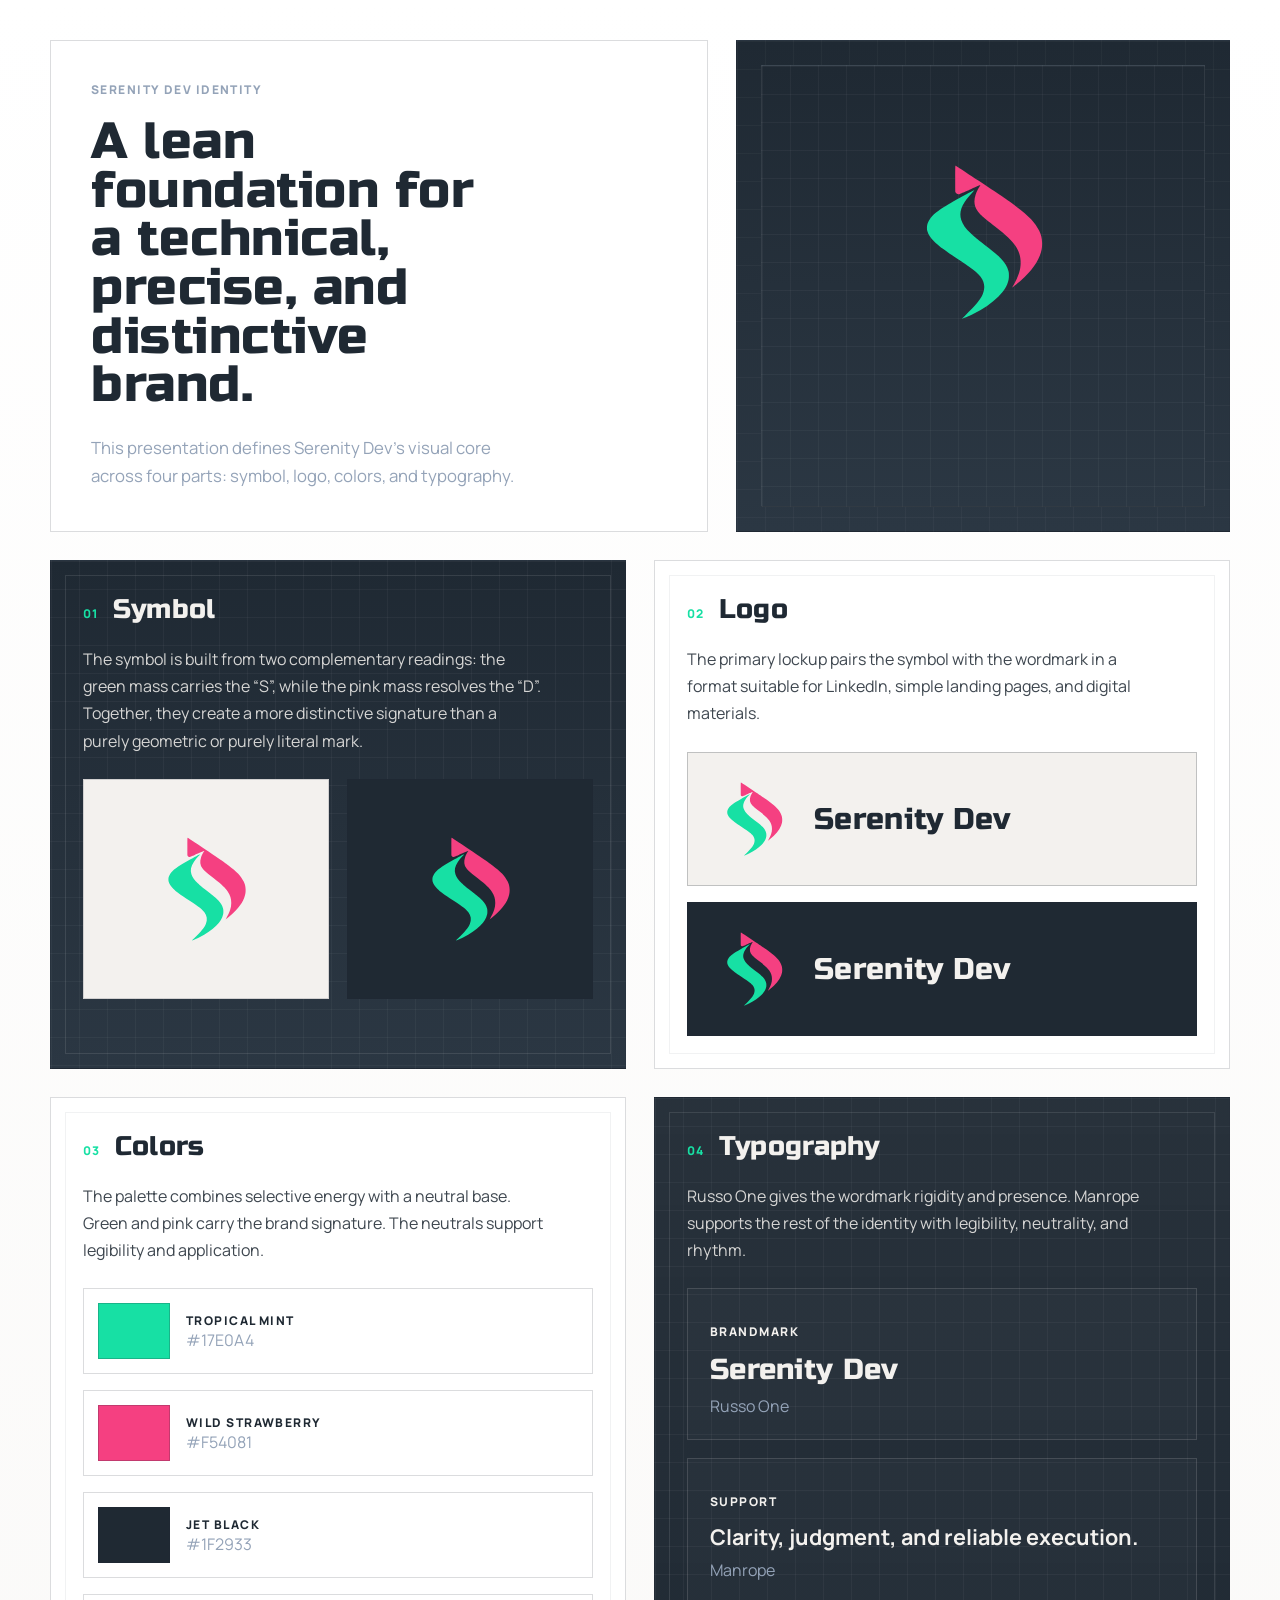
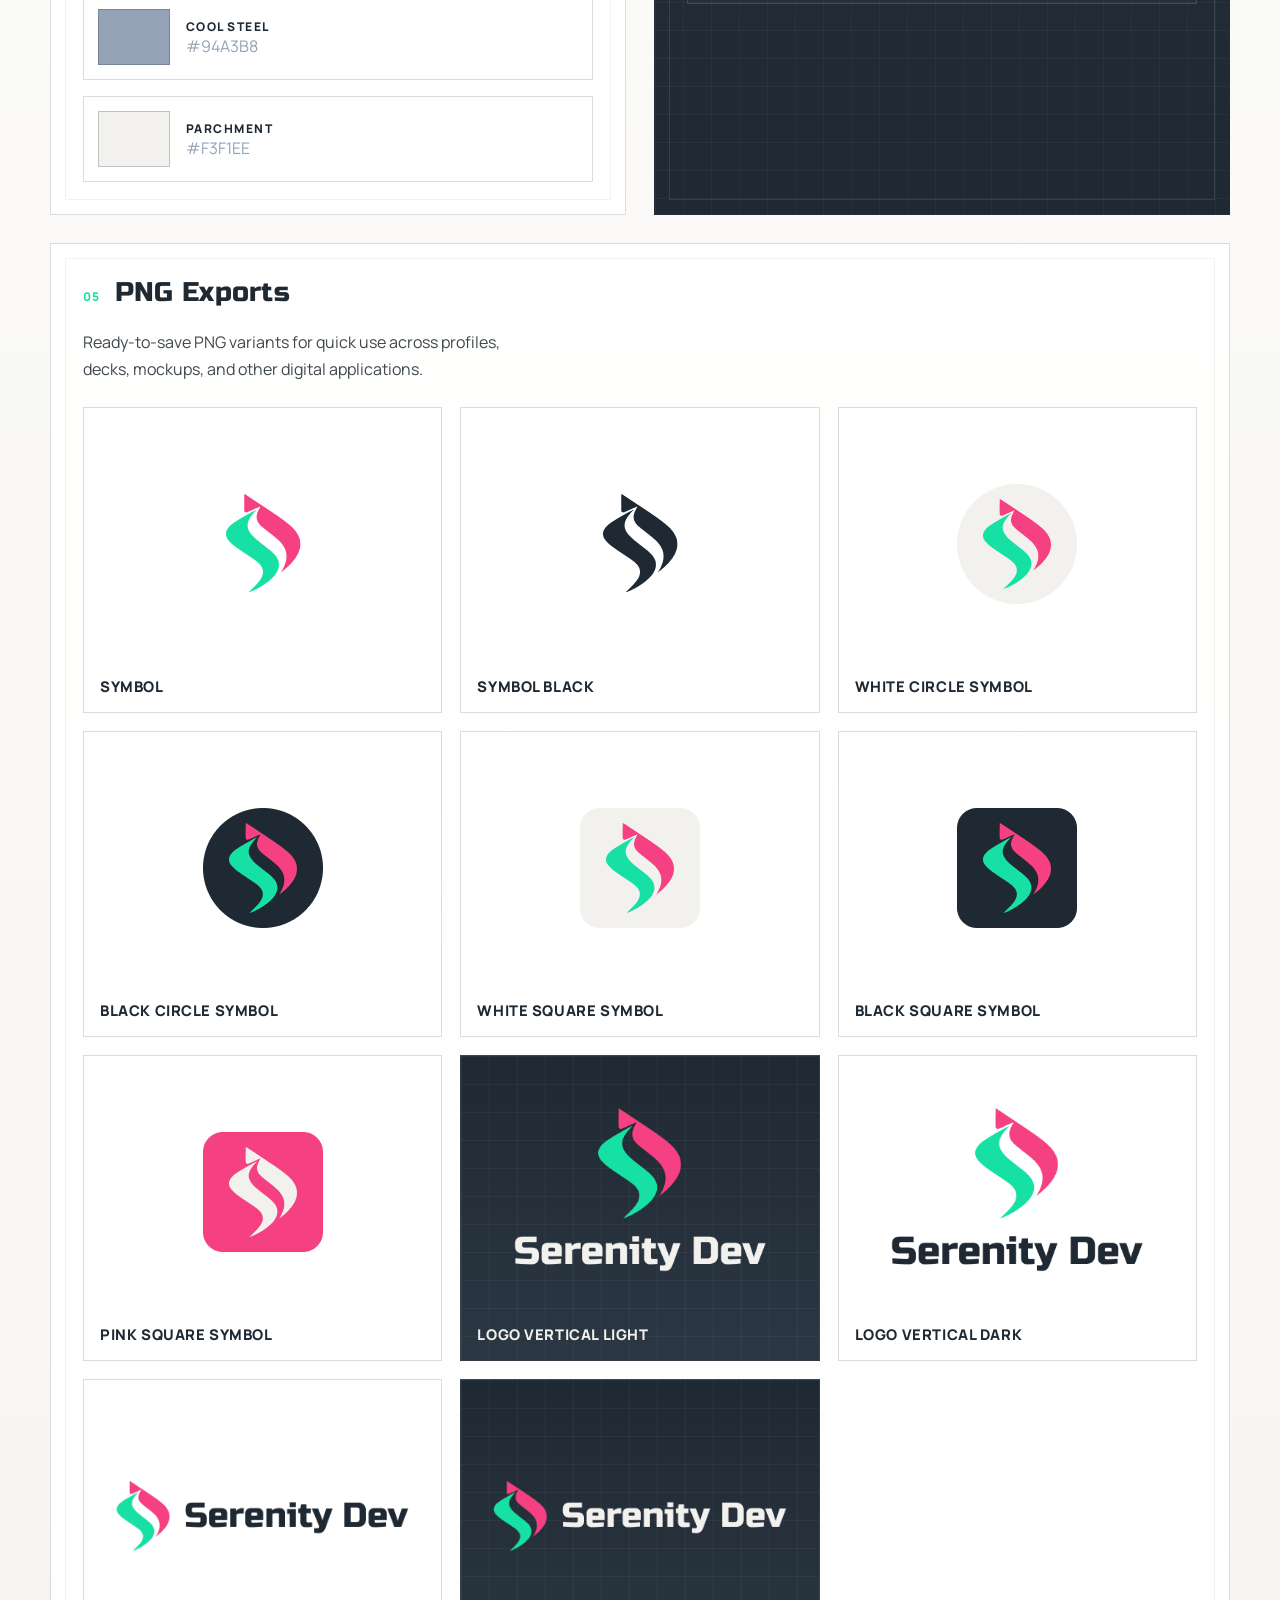
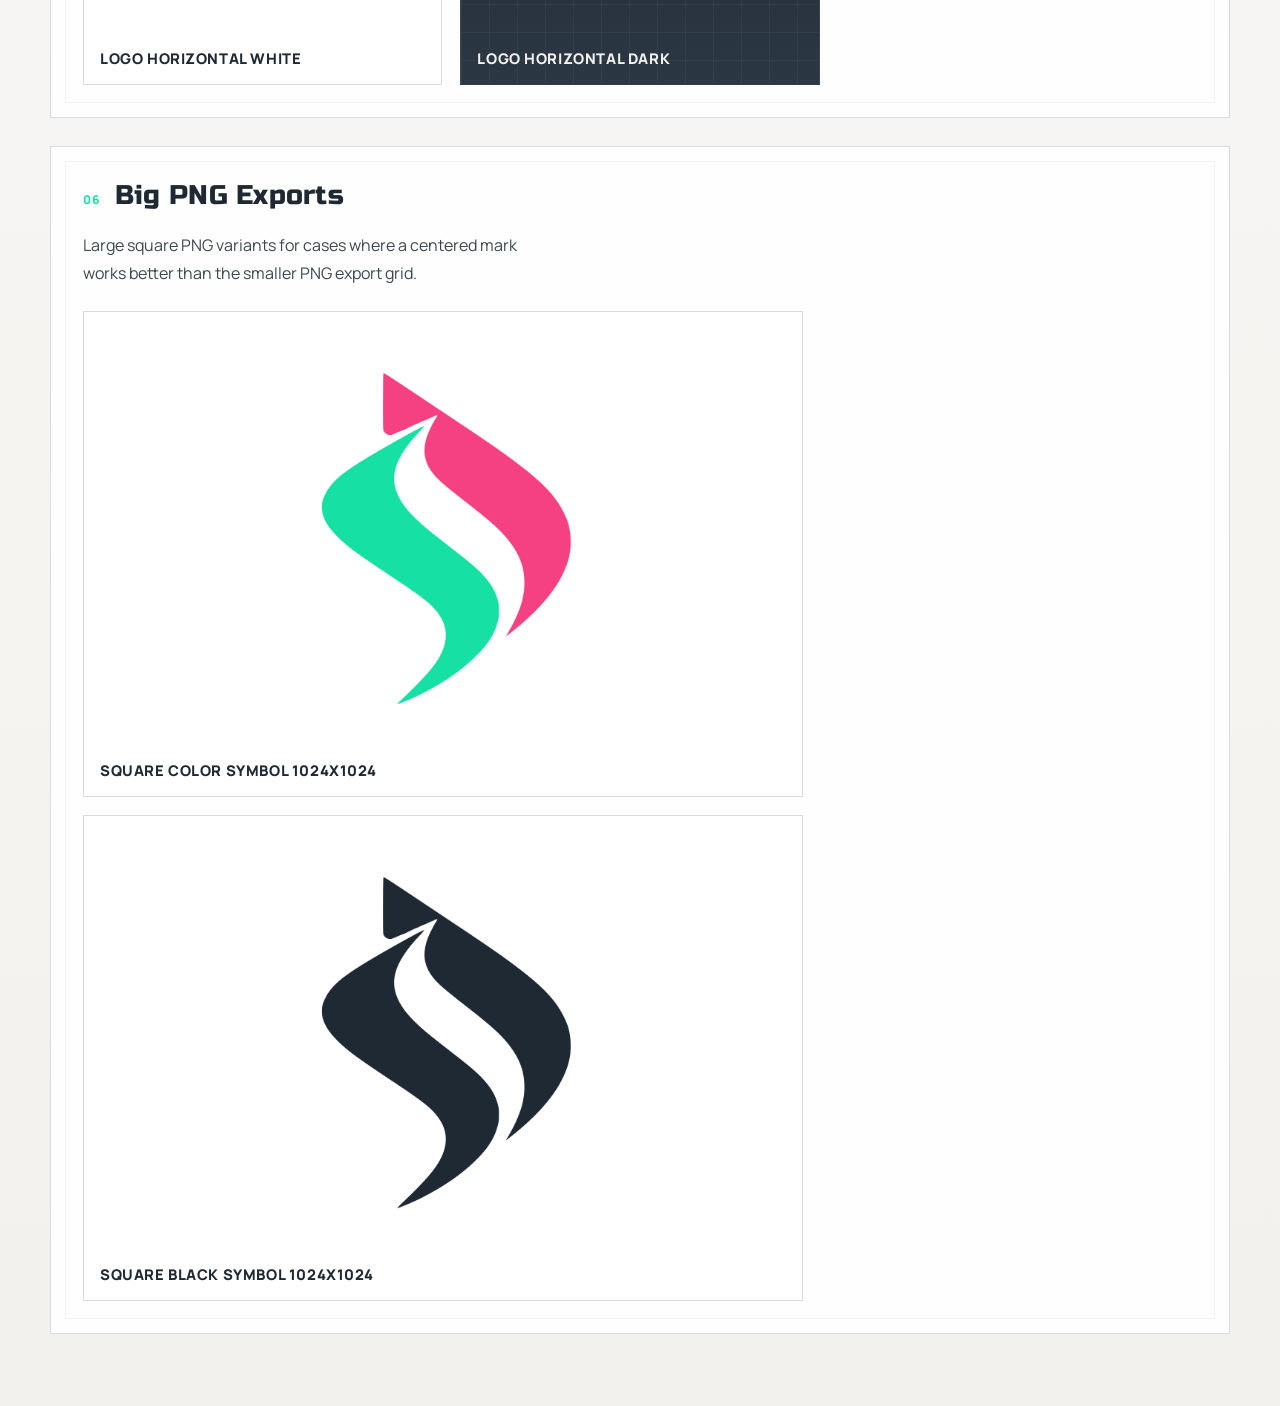
<file: index.html>
<!doctype html>
<html lang="en">
  <head>
    <meta charset="UTF-8" />
    <meta name="viewport" content="width=device-width, initial-scale=1.0" />
    <title>Serenity Dev Identity</title>
    <meta
      name="description"
      content="Brand identity foundation for Serenity Dev: symbol, logo, colors, and typography."
    />
    <link rel="preconnect" href="https://fonts.googleapis.com" />
    <link rel="preconnect" href="https://fonts.gstatic.com" crossorigin />
    <link
      href="https://fonts.googleapis.com/css2?family=Manrope:wght@400;500;600;700;800&family=Russo+One&display=swap"
      rel="stylesheet"
    />
    <link rel="stylesheet" href="./styles.css" />
  </head>
  <body>
    <main class="page">
      <section class="hero">
        <div class="hero__copy">
          <p class="eyebrow">Serenity Dev Identity</p>
          <h1>A lean foundation for a technical, precise, and distinctive brand.</h1>
          <p class="lead">
            This presentation defines Serenity Dev's visual core across four
            parts: symbol, logo, colors, and typography.
          </p>
        </div>
        <div class="hero__brand">
          <div class="brand-tile">
            <img
              src="./assets/serenity-dev-symbol.svg"
              alt="Serenity Dev symbol"
              class="brand-tile__symbol"
            />
            <div class="brand-tile__lockup">
              <span class="brandmark brandmark--animated" aria-label="Serenity Dev">
                <svg viewBox="0 0 760 120" aria-hidden="true" focusable="false">
                  <text x="50%" y="50%" dy=".35em" text-anchor="middle">Serenity Dev</text>
                </svg>
              </span>
            </div>
          </div>
        </div>
      </section>

      <section class="grid">
        <article class="panel panel--dark">
          <div class="panel__header">
            <p class="panel__index">01</p>
            <h2>Symbol</h2>
          </div>
          <p class="panel__text">
            The symbol is built from two complementary readings: the green mass
            carries the “S”, while the pink mass resolves the “D”. Together,
            they create a more distinctive signature than a purely geometric or
            purely literal mark.
          </p>
          <div class="symbol-showcase">
            <div class="symbol-card symbol-card--light">
              <img src="./assets/serenity-dev-symbol.svg" alt="" />
            </div>
            <div class="symbol-card symbol-card--dark">
              <img src="./assets/serenity-dev-symbol.svg" alt="" />
            </div>
          </div>
        </article>

        <article class="panel panel--light">
          <div class="panel__header">
            <p class="panel__index">02</p>
            <h2>Logo</h2>
          </div>
          <p class="panel__text">
            The primary lockup pairs the symbol with the wordmark in a format
            suitable for LinkedIn, simple landing pages, and digital materials.
          </p>
          <div class="logo-lockup">
            <img src="./assets/serenity-dev-symbol.svg" alt="" />
            <span class="brandmark">Serenity Dev</span>
          </div>
          <div class="logo-lockup logo-lockup--dark">
            <img src="./assets/serenity-dev-symbol.svg" alt="" />
            <span class="brandmark">Serenity Dev</span>
          </div>
        </article>

        <article class="panel panel--light">
          <div class="panel__header">
            <p class="panel__index">03</p>
            <h2>Colors</h2>
          </div>
          <p class="panel__text">
            The palette combines selective energy with a neutral base. Green and
            pink carry the brand signature. The neutrals support legibility and
            application.
          </p>
          <div class="swatches">
            <div class="swatch">
              <div class="swatch__chip" style="background:#17E0A4;"></div>
              <div>
                <p class="swatch__name">Tropical Mint</p>
                <p class="swatch__value">#17E0A4</p>
              </div>
            </div>
            <div class="swatch">
              <div class="swatch__chip" style="background:#F54081;"></div>
              <div>
                <p class="swatch__name">Wild Strawberry</p>
                <p class="swatch__value">#F54081</p>
              </div>
            </div>
            <div class="swatch">
              <div class="swatch__chip" style="background:#1F2933;"></div>
              <div>
                <p class="swatch__name">Jet Black</p>
                <p class="swatch__value">#1F2933</p>
              </div>
            </div>
            <div class="swatch">
              <div class="swatch__chip" style="background:#94A3B8;"></div>
              <div>
                <p class="swatch__name">Cool Steel</p>
                <p class="swatch__value">#94A3B8</p>
              </div>
            </div>
            <div class="swatch">
              <div class="swatch__chip" style="background:#F3F1EE;"></div>
              <div>
                <p class="swatch__name">Parchment</p>
                <p class="swatch__value">#F3F1EE</p>
              </div>
            </div>
          </div>
        </article>

        <article class="panel panel--accent">
          <div class="panel__header">
            <p class="panel__index">04</p>
            <h2>Typography</h2>
          </div>
          <p class="panel__text">
            Russo One gives the wordmark rigidity and presence. Manrope supports
            the rest of the identity with legibility, neutrality, and rhythm.
          </p>
          <div class="type-specimen">
            <div class="type-block">
              <p class="type-block__label">Brandmark</p>
              <p class="type-block__sample brandmark">Serenity Dev</p>
              <p class="type-block__meta">Russo One</p>
            </div>
            <div class="type-block">
              <p class="type-block__label">Support</p>
              <p class="type-block__sample support-type">
                Clarity, judgment, and reliable execution.
              </p>
              <p class="type-block__meta">Manrope</p>
            </div>
          </div>
        </article>
      </section>

      <section class="exports panel panel--light">
        <div class="panel__header">
          <p class="panel__index">05</p>
          <h2>PNG Exports</h2>
        </div>
        <p class="panel__text">
          Ready-to-save PNG variants for quick use across profiles, decks,
          mockups, and other digital applications.
        </p>
        <div class="exports-grid">
          <a class="export-card" href="./assets/png/symbol.png" download>
            <img src="./assets/png/symbol.png" alt="Symbol PNG" />
            <span class="export-card__label">Symbol</span>
          </a>
          <a class="export-card" href="./assets/png/symbol-black.png" download>
            <img src="./assets/png/symbol-black.png" alt="Symbol Black PNG" />
            <span class="export-card__label">Symbol Black</span>
          </a>
          <a class="export-card" href="./assets/png/symbol-white-circle.png" download>
            <img src="./assets/png/symbol-white-circle.png" alt="White Circle Symbol PNG" />
            <span class="export-card__label">White Circle Symbol</span>
          </a>
          <a class="export-card" href="./assets/png/symbol-black-circle.png" download>
            <img src="./assets/png/symbol-black-circle.png" alt="Black Circle Symbol PNG" />
            <span class="export-card__label">Black Circle Symbol</span>
          </a>
          <a class="export-card" href="./assets/png/symbol-white-square.png" download>
            <img src="./assets/png/symbol-white-square.png" alt="White Square Symbol PNG" />
            <span class="export-card__label">White Square Symbol</span>
          </a>
          <a class="export-card" href="./assets/png/symbol-black-square.png" download>
            <img src="./assets/png/symbol-black-square.png" alt="Black Square Symbol PNG" />
            <span class="export-card__label">Black Square Symbol</span>
          </a>
          <a class="export-card" href="./assets/png/symbol-pink-square.png" download>
            <img src="./assets/png/symbol-pink-square.png" alt="Pink Square Symbol PNG" />
            <span class="export-card__label">Pink Square Symbol</span>
          </a>
          <a class="export-card export-card--dark-grid" href="./assets/png/logo-vertical-light.png" download>
            <img src="./assets/png/logo-vertical-light.png" alt="Logo Vertical Light PNG" />
            <span class="export-card__label">Logo Vertical Light</span>
          </a>
          <a class="export-card" href="./assets/png/logo-vertical-dark.png" download>
            <img src="./assets/png/logo-vertical-dark.png" alt="Logo Vertical Dark PNG" />
            <span class="export-card__label">Logo Vertical Dark</span>
          </a>
          <a class="export-card" href="./assets/png/logo-horizontal-white.png" download>
            <img src="./assets/png/logo-horizontal-white.png" alt="Logo Horizontal White PNG" />
            <span class="export-card__label">Logo Horizontal White</span>
          </a>
          <a class="export-card export-card--dark-grid" href="./assets/png/logo-horizontal-dark.png" download>
            <img src="./assets/png/logo-horizontal-dark.png" alt="Logo Horizontal Dark PNG" />
            <span class="export-card__label">Logo Horizontal Dark</span>
          </a>
        </div>
      </section>

      <section class="exports panel panel--light">
        <div class="panel__header">
          <p class="panel__index">06</p>
          <h2>Big PNG Exports</h2>
        </div>
        <p class="panel__text">
          Large square PNG variants for cases where a centered mark works
          better than the smaller PNG export grid.
        </p>
        <div class="exports-grid exports-grid--large">
          <a class="export-card export-card--large" href="./assets/png/symbol-square-color.png" download>
            <img src="./assets/png/symbol-square-color.png" alt="Square Color Symbol PNG" />
            <span class="export-card__label">Square Color Symbol 1024x1024</span>
          </a>
          <a class="export-card export-card--large" href="./assets/png/symbol-square-black.png" download>
            <img src="./assets/png/symbol-square-black.png" alt="Square Black Symbol PNG" />
            <span class="export-card__label">Square Black Symbol 1024x1024</span>
          </a>
        </div>
      </section>
    </main>
  </body>
</html>
</file>
<file: styles.css>
:root {
  --green: #17e0a4;
  --pink: #f54081;
  --ink: #1f2933;
  --slate: #94a3b8;
  --snow: #f3f1ee;
  --shadow: none;
  --radius-xl: 0;
  --radius-lg: 0;
}

* {
  box-sizing: border-box;
}

body {
  margin: 0;
  background: linear-gradient(180deg, #ffffff 0%, var(--snow) 100%);
  color: var(--ink);
  font-family: "Manrope", "Segoe UI", sans-serif;
}

img {
  display: block;
  max-width: 100%;
}

.page {
  width: min(1180px, calc(100vw - 48px));
  margin: 0 auto;
  padding: 40px 0 72px;
}

.hero {
  display: grid;
  grid-template-columns: 1.2fr 0.9fr;
  gap: 28px;
  align-items: stretch;
  margin-bottom: 28px;
}

.hero__copy,
.hero__brand,
.panel {
  border: 1px solid rgba(31, 41, 51, 0.16);
  border-radius: var(--radius-xl);
  box-shadow: var(--shadow);
}

.hero__copy {
  padding: 40px;
  background: rgba(255, 255, 255, 0.94);
}

.hero__brand {
  padding: 24px;
  background:
    linear-gradient(90deg, rgba(255, 255, 255, 0.03) 1px, transparent 1px),
    linear-gradient(rgba(255, 255, 255, 0.03) 1px, transparent 1px),
    linear-gradient(180deg, var(--ink) 0%, #2b3743 100%);
  background-size: 28px 28px, 28px 28px, auto;
}

.eyebrow,
.panel__index,
.type-block__label,
.swatch__name {
  text-transform: uppercase;
  letter-spacing: 0.12em;
  font-size: 0.75rem;
  font-weight: 800;
}

.eyebrow {
  color: var(--slate);
  margin: 0 0 20px;
}

h1,
h2,
.brandmark {
  font-family: "Russo One", "Arial Black", sans-serif;
  font-weight: 400;
  letter-spacing: 0.01em;
}

h1 {
  margin: 0;
  font-size: clamp(2.4rem, 4vw, 4.4rem);
  line-height: 0.95;
  max-width: 12ch;
}

.lead {
  max-width: 44ch;
  margin: 24px 0 0;
  font-size: 1.05rem;
  line-height: 1.7;
  color: var(--slate);
}

.brand-tile {
  height: 100%;
  min-height: 320px;
  display: flex;
  flex-direction: column;
  justify-content: center;
  align-items: center;
  gap: 10px;
  background:
    linear-gradient(90deg, rgba(255, 255, 255, 0.04) 1px, transparent 1px),
    linear-gradient(rgba(255, 255, 255, 0.04) 1px, transparent 1px),
    linear-gradient(180deg, var(--ink) 0%, #2b3743 100%);
  background-size: 28px 28px, 28px 28px, auto;
  border: 1px solid rgba(255, 255, 255, 0.08);
  padding: 32px 24px;
}

.brand-tile__symbol {
  width: 176px;
  height: 176px;
}

.brand-tile__lockup .brandmark {
  color: var(--snow);
  font-size: clamp(2.3rem, 2.8vw, 3.4rem);
  line-height: 0.95;
}

.brandmark--animated {
  display: block;
  width: min(100%, 520px);
  height: 78px;
}

.brandmark--animated svg {
  width: 100%;
  height: 100%;
  display: block;
  overflow: visible;
}

.brandmark--animated text {
  fill: rgba(243, 241, 238, 0);
  stroke: rgba(243, 241, 238, 1);
  stroke-width: 1.6;
  stroke-dasharray: 0 50%;
  stroke-dashoffset: 25%;
  paint-order: stroke fill;
  font-family: "Russo One", "Arial Black", sans-serif;
  font-size: 84px;
  letter-spacing: 0.01em;
  animation: brandmark-stroke 8s ease-in-out infinite alternate;
}

@keyframes brandmark-stroke {
  0% {
    fill: rgba(243, 241, 238, 0);
    stroke: rgba(243, 241, 238, 1);
    stroke-dashoffset: 25%;
    stroke-dasharray: 0 50%;
    stroke-width: 1.8;
  }

  45% {
    fill: rgba(243, 241, 238, 0);
    stroke: rgba(243, 241, 238, 1);
  }

  60% {
    fill: rgba(243, 241, 238, 1);
    stroke: rgba(243, 241, 238, 0);
    stroke-dashoffset: -25%;
    stroke-dasharray: 50% 0;
    stroke-width: 0;
  }

  100% {
    fill: rgba(243, 241, 238, 1);
    stroke: rgba(243, 241, 238, 0);
    stroke-dashoffset: -25%;
    stroke-dasharray: 50% 0;
    stroke-width: 0;
  }
}

.grid {
  display: grid;
  grid-template-columns: repeat(2, minmax(0, 1fr));
  gap: 28px;
}

.panel {
  padding: 32px;
  position: relative;
}

.panel--dark {
  background:
    linear-gradient(90deg, rgba(255, 255, 255, 0.04) 1px, transparent 1px),
    linear-gradient(rgba(255, 255, 255, 0.04) 1px, transparent 1px),
    linear-gradient(180deg, var(--ink) 0%, #2b3743 100%);
  background-size: 28px 28px, 28px 28px, auto;
  color: var(--snow);
}

.panel--light {
  background: rgba(255, 255, 255, 0.94);
}

.panel--accent {
  background:
    linear-gradient(90deg, rgba(255, 255, 255, 0.04) 1px, transparent 1px),
    linear-gradient(rgba(255, 255, 255, 0.04) 1px, transparent 1px),
    linear-gradient(180deg, rgba(31, 41, 51, 0.96) 0%, rgba(31, 41, 51, 1) 100%);
  background-size: 28px 28px, 28px 28px, auto;
  color: var(--snow);
}

.panel::before {
  content: "";
  position: absolute;
  inset: 14px;
  border: 1px solid rgba(31, 41, 51, 0.06);
  pointer-events: none;
}

.panel--dark::before,
.panel--accent::before {
  border-color: rgba(255, 255, 255, 0.10);
}

.panel__header {
  display: flex;
  align-items: baseline;
  gap: 14px;
  margin-bottom: 20px;
}

.panel__index {
  margin: 0;
  color: var(--green);
}

h2 {
  margin: 0;
  font-size: 1.7rem;
}

.panel__text {
  margin: 0 0 24px;
  max-width: 46ch;
  line-height: 1.7;
  color: inherit;
  opacity: 0.86;
}

.symbol-showcase {
  display: grid;
  grid-template-columns: repeat(2, minmax(0, 1fr));
  gap: 18px;
}

.symbol-card {
  min-height: 220px;
  border-radius: var(--radius-lg);
  display: grid;
  place-items: center;
  padding: 24px;
  border: 1px solid rgba(31, 41, 51, 0.16);
}

.symbol-card img {
  width: 118px;
  height: 118px;
}

.symbol-card--light {
  background: var(--snow);
}

.symbol-card--dark {
  background: var(--ink);
}

.logo-lockup {
  display: flex;
  align-items: center;
  gap: 18px;
  padding: 24px;
  border-radius: var(--radius-lg);
  background: var(--snow);
  border: 1px solid rgba(31, 41, 51, 0.24);
}

.logo-lockup + .logo-lockup {
  margin-top: 16px;
}

.logo-lockup img {
  width: 84px;
  height: 84px;
}

.logo-lockup .brandmark {
  font-size: clamp(1.9rem, 2.2vw, 2.6rem);
  color: var(--ink);
}

.logo-lockup--dark {
  background: var(--ink);
}

.logo-lockup--dark .brandmark {
  color: var(--snow);
}

.swatches {
  display: grid;
  gap: 16px;
}

.swatch {
  display: grid;
  grid-template-columns: 72px 1fr;
  gap: 16px;
  align-items: center;
  padding: 14px;
  background: rgba(255, 255, 255, 0.94);
  border: 1px solid rgba(31, 41, 51, 0.16);
}

.swatch__chip {
  height: 56px;
  border-radius: 0;
  border: 1px solid rgba(31, 41, 51, 0.24);
}

.swatch__name,
.swatch__value,
.type-block__meta {
  margin: 0;
}

.swatch__value,
.type-block__meta {
  color: var(--slate);
}

.type-specimen {
  display: grid;
  gap: 18px;
}

.type-block {
  padding: 22px;
  border-radius: var(--radius-lg);
  background: rgba(255, 255, 255, 0.02);
  border: 1px solid rgba(245, 241, 238, 0.14);
}

.exports {
  margin-top: 28px;
}

.exports-grid {
  display: grid;
  grid-template-columns: repeat(3, minmax(0, 1fr));
  gap: 18px;
}

.exports-grid--large {
  grid-template-columns: minmax(0, 1fr);
  max-width: 720px;
}

.export-card {
  display: grid;
  grid-template-rows: 240px auto;
  gap: 12px;
  padding: 16px;
  border: 1px solid rgba(31, 41, 51, 0.16);
  background: rgba(255, 255, 255, 0.92);
  color: inherit;
  text-decoration: none;
  transition: border-color 120ms ease, transform 120ms ease;
}

.export-card:hover {
  border-color: rgba(31, 41, 51, 0.24);
  transform: translateY(-2px);
}

.export-card--dark-grid {
  background:
    linear-gradient(90deg, rgba(255, 255, 255, 0.04) 1px, transparent 1px),
    linear-gradient(rgba(255, 255, 255, 0.04) 1px, transparent 1px),
    linear-gradient(180deg, var(--ink) 0%, #2b3743 100%);
  background-size: 28px 28px, 28px 28px, auto;
  border-color: rgba(255, 255, 255, 0.08);
}

.export-card--dark-grid .export-card__label {
  color: var(--snow);
}

.export-card img {
  width: auto;
  height: auto;
  max-width: 100%;
  max-height: 220px;
  align-self: center;
  justify-self: center;
}

.export-card__label {
  align-self: end;
  font-size: 0.92rem;
  font-weight: 800;
  letter-spacing: 0.04em;
  text-transform: uppercase;
}

.export-card--large {
  grid-template-rows: 420px auto;
}

.export-card--large img {
  max-height: 380px;
}

.type-block__sample {
  margin: 10px 0 8px;
}

.type-block .brandmark {
  font-size: clamp(1.8rem, 2.2vw, 2.8rem);
  color: var(--snow);
}

.support-type {
  font-size: 1.35rem;
  line-height: 1.35;
  font-weight: 700;
  color: var(--snow);
}

@media (max-width: 900px) {
  .page {
    width: min(100vw - 28px, 1180px);
    padding: 20px 0 48px;
  }

  .hero,
  .grid,
  .symbol-showcase {
    grid-template-columns: 1fr;
  }

  .exports-grid {
    grid-template-columns: 1fr;
  }

  .hero__copy,
  .hero__brand,
  .panel {
    padding: 24px;
  }

  .brand-tile {
    min-height: 260px;
    gap: 8px;
    padding: 24px 20px;
  }

  .brand-tile__symbol {
    width: 132px;
    height: 132px;
  }

  .logo-lockup {
    gap: 14px;
    padding: 18px;
  }

  .logo-lockup img {
    width: 72px;
    height: 72px;
  }

  .logo-lockup .brandmark {
    font-size: clamp(1.5rem, 7vw, 2rem);
  }
}
</file>
